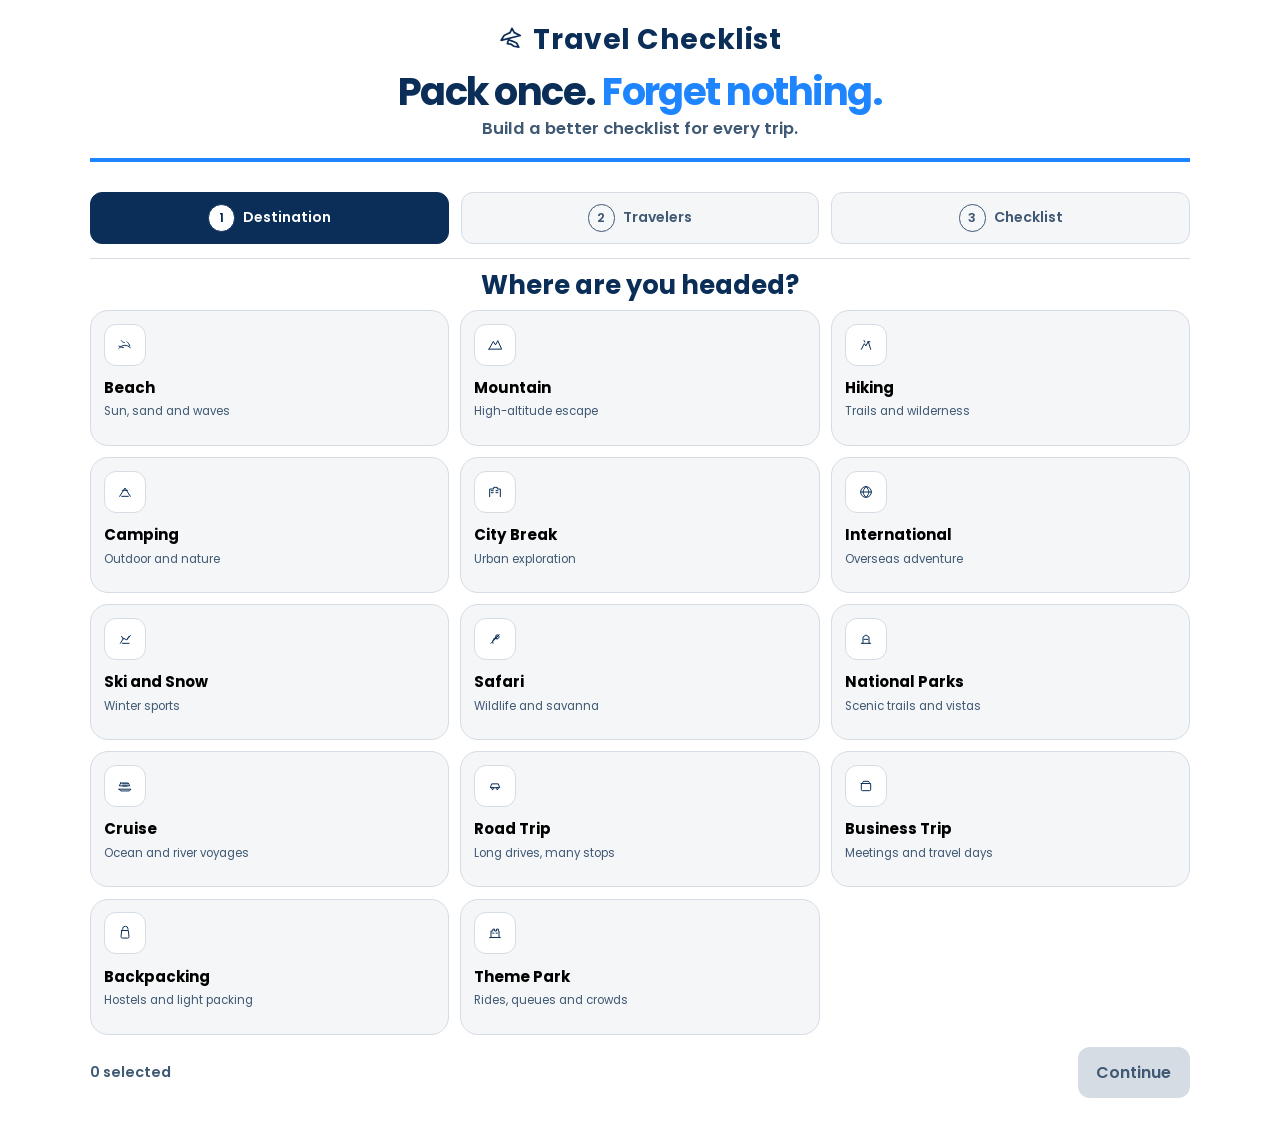
<file: index.html>
<!DOCTYPE html>
<html lang="en">
  <head>
    <meta charset="UTF-8" />
    <meta name="viewport" content="width=device-width, initial-scale=1.0" />
    <meta name="description" content="Travel Checklist builds a personal packing checklist for your next trip." />
    <meta name="theme-color" content="#0A2E57" />
    <meta property="og:title" content="Travel Checklist" />
    <meta property="og:description" content="Build a complete packing checklist for your next trip." />
    <meta property="og:type" content="website" />
    <meta property="og:image" content="./favicon.svg" />
    <link rel="manifest" href="./manifest.webmanifest" />
    <link rel="icon" href="./favicon.svg" type="image/svg+xml" />
    <link rel="preconnect" href="https://fonts.googleapis.com" />
    <link rel="preconnect" href="https://fonts.gstatic.com" crossorigin />
    <link href="https://fonts.googleapis.com/css2?family=Poppins:wght@400;500;600;700&display=swap" rel="stylesheet" />
    <link rel="stylesheet" href="./styles.css" />
    <title>Travel Checklist</title>
  </head>
  <body>
    <a class="skip-link" href="#main-content">Skip to content</a>
    <header class="site-header">
      <div class="brand-row" aria-label="Travel Checklist brand">
        <svg class="brand-icon" viewBox="0 0 24 24" aria-hidden="true">
          <path d="M2 13.2L19.6 8.8L14.1 6.1L12 2.2L10.2 6.1L4.7 8.8L2 13.2ZM7.7 16.3L8.8 12.7L12.2 13.9L16.2 15.7L18.2 19.5L13.8 18.7L11.1 16.8L7.7 16.3Z" fill="none" stroke="currentColor" stroke-width="1.6" stroke-linecap="round" stroke-linejoin="round"/>
        </svg>
        <span>Travel Checklist</span>
      </div>
      <h1 class="hero-title">
        <span class="title-main">Pack once.</span>
        <span class="title-accent">Forget nothing.</span>
      </h1>
      <p class="tagline">Build a better checklist for every trip.</p>
    </header>

    <main id="main-content" class="page-shell">
      <nav class="stepper" aria-label="Trip progress">
        <button class="step active" type="button" data-step-nav="1" aria-current="step">
          <span class="step-number">1</span>
          <span class="step-text">Destination</span>
        </button>
        <button class="step" type="button" data-step-nav="2">
          <span class="step-number">2</span>
          <span class="step-text">Travelers</span>
        </button>
        <button class="step" type="button" data-step-nav="3">
          <span class="step-number">3</span>
          <span class="step-text">Checklist</span>
        </button>
      </nav>

      <section class="step-panel active" data-step-panel="1" aria-labelledby="destination-heading">
        <div class="panel-head">
          <h2 id="destination-heading" class="section-title"><span class="title-main">Where are you headed?</span></h2>
        </div>
        <div id="destination-grid" class="destination-grid" aria-live="polite"></div>
        <div class="selection-row">
          <p id="destination-summary" class="selection-summary">0 selected</p>
          <button id="destination-continue" class="primary-button" type="button" disabled>Continue</button>
        </div>
      </section>

      <section class="step-panel" data-step-panel="2" aria-labelledby="travelers-heading">
        <div class="panel-head">
          <h2 id="travelers-heading" class="section-title"><span class="title-main">Your trip</span> <span class="title-accent">details</span></h2>
        </div>
        <div id="travelers-panel" class="travelers-panel"></div>
      </section>

      <section class="step-panel" data-step-panel="3" aria-labelledby="checklist-heading">
        <div class="panel-head checklist-head">
          <h2 id="checklist-heading" class="section-title"><span class="title-main">Your</span> <span class="title-accent">checklist</span></h2>
        </div>
        <div id="trip-ribbon" class="trip-ribbon" aria-live="polite"></div>
        <div id="progress-card" class="progress-card"></div>
        <div class="toolbar" aria-label="Checklist tools">
          <div class="search-wrap">
            <input id="search-input" type="search" placeholder="Search items" aria-label="Search checklist items" />
          </div>
          <div class="filter-group" role="group" aria-label="Filter checklist">
            <button class="filter-button active" type="button" data-filter="all">All</button>
            <button class="filter-button" type="button" data-filter="unpacked">Unpacked</button>
            <button class="filter-button" type="button" data-filter="packed">Packed</button>
          </div>
          <label class="checkbox-inline" for="essentials-only">
            <input id="essentials-only" type="checkbox" />
            <span>Essentials only</span>
          </label>
          <div class="action-row">
            <button id="pack-all" class="secondary-button" type="button">Pack all</button>
            <button id="clear-items" class="secondary-button" type="button">Clear</button>
            <button id="copy-list" class="secondary-button" type="button">Copy list</button>
            <button id="print-list" class="secondary-button" type="button">Print</button>
            <button id="new-trip" class="primary-button" type="button">New trip</button>
          </div>
        </div>
        <div id="checklist-categories" class="category-list" aria-live="polite"></div>
        <div id="empty-state" class="empty-state hidden">No items match this search.</div>
      </section>
    </main>

    <div id="toast" class="toast" role="status" aria-live="polite" aria-atomic="true"></div>

    <script src="./data.js"></script>
    <script src="./app.js"></script>
    <script>
      if (location.protocol.startsWith('http')) {
        if ('serviceWorker' in navigator) {
          window.addEventListener('load', function () {
            navigator.serviceWorker.register('./sw.js').catch(function () {
              // Registration is optional and silent if unavailable.
            });
          });
        }
      }
    </script>
  </body>
</html>
</file>
<file: styles.css>
:root {
  --navy: #0A2E57;
  --blue: #1E85FF;
  --white: #FFFFFF;
  --light-gray: #F4F6F8;
  --line: #D5DCE4;
  --secondary-text: #3F5873;
  --success: #0B6B3A;
  --shadow: rgba(10, 46, 87, 0.08);
  --danger: #b64545;
  --focus: rgba(30, 133, 255, 0.35);
  --radius: 18px;
}

* {
  box-sizing: border-box;
}

html {
  scroll-behavior: smooth;
}

body {
  margin: 0;
  font-family: "Poppins", "Segoe UI", sans-serif;
  background: var(--white);
  color: var(--navy);
  line-height: 1.5;
}

img,
svg {
  display: block;
  max-width: 100%;
}

button,
input,
select {
  font: inherit;
}

button,
input {
  border-radius: 12px;
}

button {
  cursor: pointer;
}

button:focus-visible,
input:focus-visible,
label:focus-within {
  outline: 3px solid var(--focus);
  outline-offset: 2px;
}

.skip-link {
  position: absolute;
  left: -9999px;
  top: auto;
}

.skip-link:focus {
  left: 12px;
  top: 12px;
  z-index: 100;
  background: var(--navy);
  color: var(--white);
  padding: 0.75rem 1rem;
  border-radius: 12px;
}

.site-header {
  width: min(1100px, calc(100% - 1.5rem));
  margin: 0 auto;
  padding: 1.1rem 0 0;
  border-bottom: 4px solid var(--blue);
  text-align: center;
}

.brand-row {
  display: inline-flex;
  align-items: center;
  justify-content: center;
  gap: 0.55rem;
  color: var(--navy);
  font-size: clamp(1.2rem, 2.2vw, 1.9rem);
  font-weight: 700;
  letter-spacing: 0.02em;
  text-transform: none;
}

.brand-icon {
  width: 26px;
  height: 26px;
  color: var(--navy);
}

.hero-title {
  margin: 0.8rem 0 0.4rem;
  font-size: clamp(1.8rem, 3vw, 2.8rem);
  line-height: 1;
  letter-spacing: -0.04em;
  text-align: center;
}

.title-main,
.title-accent {
  display: inline;
  white-space: nowrap;
}

.title-main {
  color: var(--navy);
}

.title-accent {
  color: var(--blue);
}

.tagline {
  margin: 0 0 1rem;
  color: var(--secondary-text);
  font-weight: 600;
  font-size: 1.04rem;
  text-align: center;
}

.page-shell {
  width: min(1100px, calc(100% - 1.5rem));
  margin: 1.25rem auto 3rem;
}

.stepper {
  position: sticky;
  top: 0;
  z-index: 20;
  display: grid;
  grid-template-columns: repeat(3, minmax(0, 1fr));
  gap: 0.75rem;
  background: rgba(255, 255, 255, 0.96);
  padding: 0.6rem 0 0.9rem;
  border-bottom: 1px solid var(--line);
}

.step {
  display: flex;
  align-items: center;
  justify-content: center;
  gap: 0.5rem;
  min-height: 52px;
  border: 1px solid var(--line);
  background: var(--light-gray);
  color: var(--secondary-text);
  font-weight: 600;
}

.step.done {
  background: var(--white);
  border-color: var(--navy);
  color: var(--navy);
}

.step.active {
  background: var(--navy);
  border-color: var(--navy);
  color: var(--white);
}

.step-number {
  display: inline-flex;
  align-items: center;
  justify-content: center;
  width: 1.7rem;
  height: 1.7rem;
  border-radius: 999px;
  background: rgba(255, 255, 255, 0.2);
  border: 1px solid currentColor;
  font-size: 0.8rem;
}

.step.active .step-number {
  background: var(--white);
  color: var(--navy);
}

.step-text {
  font-size: 0.88rem;
}

.step-panel {
  display: none;
  padding-top: 1.2rem;
}

.step-panel.active {
  display: block;
}

.panel-head {
  margin-bottom: 1rem;
}

.section-title {
  margin: 0;
  font-size: clamp(2.2rem, 4.5vw, 3.4rem);
  line-height: 1.1;
  text-align: center;
}

.section-title .title-main,
.section-title .title-accent {
  display: inline;
}

.destination-grid {
  display: grid;
  grid-template-columns: 1fr 1fr;
  gap: 1rem;
}

.destination-card {
  display: flex;
  flex-direction: column;
  align-items: flex-start;
  gap: 0.9rem;
  padding: 1rem;
  border: 1px solid var(--line);
  background: var(--light-gray);
  border-radius: var(--radius);
  text-align: left;
  min-height: 170px;
  transition: border-color 0.2s ease, box-shadow 0.2s ease, transform 0.2s ease;
}

.destination-card:hover {
  border-color: var(--navy);
}

.destination-card.selected {
  background: var(--white);
  border: 2px solid var(--navy);
  box-shadow: 0 0 0 4px rgba(30, 133, 255, 0.22);
}

.destination-card.selected .card-check {
  opacity: 1;
  transform: scale(1);
}

.destination-card .card-icon {
  display: inline-flex;
  width: 42px;
  height: 42px;
  align-items: center;
  justify-content: center;
  color: var(--navy);
  border: 1px solid var(--line);
  border-radius: 12px;
  background: var(--white);
}

.icon-surface,
.icon-surface svg {
  display: inline-flex;
  align-items: center;
  justify-content: center;
  width: 1em;
  height: 1em;
}

.destination-card .card-head {
  display: flex;
  align-items: center;
  justify-content: space-between;
  width: 100%;
}

.destination-card .card-check {
  display: inline-flex;
  width: 1.4rem;
  height: 1.4rem;
  align-items: center;
  justify-content: center;
  border-radius: 50%;
  background: var(--navy);
  color: var(--white);
  opacity: 0;
  transform: scale(0.8);
  transition: opacity 0.2s ease, transform 0.2s ease;
}

.destination-card .card-check .icon-surface {
  width: 0.85rem;
  height: 0.85rem;
}

.card-body h3 {
  margin: 0;
  font-size: 1.05rem;
}

.card-body p {
  margin: 0.25rem 0 0;
  font-size: 0.82rem;
  color: var(--secondary-text);
}

.step-panel[data-step-panel="1"] {
  padding-top: 0.7rem;
}

.step-panel[data-step-panel="1"] .panel-head {
  margin-bottom: 0.7rem;
}

.step-panel[data-step-panel="1"] .section-title {
  font-size: clamp(1.3rem, 2vw, 2.2rem);
}

.step-panel[data-step-panel="1"] .destination-grid {
  grid-template-columns: repeat(3, minmax(0, 1fr));
  gap: 0.7rem;
}

.step-panel[data-step-panel="1"] .destination-card {
  min-height: 136px;
  padding: 0.8rem;
  gap: 0.7rem;
}

.step-panel[data-step-panel="1"] .card-body h3 {
  font-size: 0.94rem;
}

.step-panel[data-step-panel="1"] .card-body p {
  font-size: 0.72rem;
}

.step-panel[data-step-panel="1"] .selection-row {
  margin-top: 0.8rem;
}

.step-panel[data-step-panel="1"] .selection-summary {
  font-size: 0.9rem;
}

.selection-row {
  display: flex;
  align-items: center;
  justify-content: space-between;
  gap: 1rem;
  margin-top: 1.5rem;
}

.selection-summary {
  margin: 0;
  color: var(--secondary-text);
  font-weight: 600;
}

.primary-button,
.secondary-button,
.filter-button,
.counter-button,
.option-chip,
.pet-chip,
.category-toggle,
.action-button,
.remove-button {
  transition: all 0.2s ease;
}

.primary-button,
.secondary-button {
  border: 1px solid transparent;
  padding: 0.78rem 1.1rem;
  font-weight: 600;
}

.primary-button {
  background: var(--navy);
  color: var(--white);
}

.primary-button:disabled {
  background: var(--line);
  color: var(--secondary-text);
  cursor: not-allowed;
}

.secondary-button {
  background: var(--white);
  border-color: var(--line);
  color: var(--navy);
}

.secondary-button:hover,
.filter-button:hover,
.counter-button:hover,
.option-chip:hover,
.pet-chip:hover,
.category-toggle:hover,
.action-button:hover,
.remove-button:hover {
  transform: translateY(-1px);
}

.travelers-panel {
  display: grid;
  gap: 1.1rem;
}

.counter-grid {
  display: grid;
  grid-template-columns: repeat(3, minmax(160px, 1fr));
  gap: 1rem;
}

.counter-card {
  background: var(--light-gray);
  border: 1px solid var(--line);
  border-radius: var(--radius);
  padding: 1rem;
}

.counter-card h3 {
  margin: 0;
  font-size: 1rem;
}

.counter-meta {
  display: block;
  margin-top: 0.15rem;
  color: var(--secondary-text);
  font-size: 0.8rem;
}

.counter-controls {
  display: flex;
  align-items: center;
  justify-content: space-between;
  margin-top: 1rem;
  gap: 0.75rem;
}

.counter-button {
  width: 2.3rem;
  height: 2.3rem;
  border: 1px solid var(--navy);
  border-radius: 50%;
  background: var(--white);
  color: var(--navy);
  font-size: 1.25rem;
  line-height: 1;
}

.counter-button:disabled {
  opacity: 0.4;
  cursor: not-allowed;
  transform: none;
}

.counter-value {
  font-size: 2rem;
  font-weight: 700;
  color: var(--navy);
}

.trip-form-card,
.option-card,
.pet-card {
  background: var(--light-gray);
  border: 1px solid var(--line);
  border-radius: var(--radius);
  padding: 1rem;
}

.time-card {
  display: grid;
  gap: 0.6rem;
}

.range-wrap {
  display: flex;
  align-items: center;
  gap: 1rem;
}

.duration-label {
  min-width: 72px;
  text-align: right;
  font-weight: 700;
  color: var(--navy);
}

input[type="range"] {
  width: 100%;
  accent-color: var(--navy);
}

.tick-labels {
  display: flex;
  justify-content: space-between;
  gap: 0.5rem;
  color: var(--secondary-text);
  font-size: 0.74rem;
}

.option-chip-grid,
.pet-chip-grid {
  display: flex;
  flex-wrap: wrap;
  gap: 0.6rem;
}

.option-chip,
.pet-chip {
  border: 1px solid var(--line);
  background: var(--white);
  color: var(--navy);
  padding: 0.65rem 0.9rem;
  font-weight: 600;
}

.option-chip.is-selected,
.pet-chip.is-selected {
  background: var(--white);
  border: 2px solid var(--navy);
  box-shadow: 0 0 0 3px rgba(30, 133, 255, 0.18);
}

.trip-actions {
  display: flex;
  gap: 0.8rem;
  justify-content: flex-end;
  margin-top: 1rem;
}

.progress-card {
  background: var(--light-gray);
  border: 1px solid var(--line);
  border-radius: var(--radius);
  padding: 1rem 1rem 0.9rem;
  margin-bottom: 1rem;
}

.progress-head {
  display: flex;
  align-items: center;
  justify-content: space-between;
  gap: 1.2rem;
}

.progress-count {
  font-size: clamp(1.5rem, 3vw, 2.4rem);
  color: var(--blue);
  font-weight: 700;
}

.progress-bar {
  width: 100%;
  height: 12px;
  border-radius: 999px;
  overflow: hidden;
  background: #dfe7ee;
  margin: 0.9rem 0 0.7rem;
}

.progress-bar-fill {
  display: block;
  height: 100%;
  background: var(--blue);
  border-radius: inherit;
}

.progress-status {
  color: var(--secondary-text);
  font-size: 0.88rem;
  margin: 0;
}

.essentials-left {
  color: var(--navy);
  font-weight: 600;
  margin: 0.5rem 0 0;
}

.trip-ribbon {
  display: flex;
  flex-wrap: wrap;
  gap: 0.5rem;
  margin-bottom: 1rem;
}

.pill {
  display: inline-flex;
  align-items: center;
  gap: 0.4rem;
  background: var(--light-gray);
  color: var(--navy);
  border: 1px solid var(--line);
  border-radius: 999px;
  padding: 0.45rem 0.7rem;
  font-size: 0.78rem;
  font-weight: 600;
}

.toolbar {
  display: grid;
  gap: 0.85rem;
  background: var(--light-gray);
  border: 1px solid var(--line);
  border-radius: var(--radius);
  padding: 1rem;
  margin-bottom: 1rem;
}

.search-wrap input {
  width: 100%;
  min-height: 46px;
  border: 1px solid var(--line);
  background: var(--white);
  color: var(--navy);
  padding: 0.7rem 0.9rem;
}

.filter-group {
  display: flex;
  flex-wrap: wrap;
  gap: 0.6rem;
}

.filter-button {
  border: 1px solid var(--line);
  background: var(--white);
  color: var(--navy);
  padding: 0.6rem 0.9rem;
  font-weight: 600;
}

.filter-button.active {
  background: var(--navy);
  color: var(--white);
  border-color: var(--navy);
}

.checkbox-inline {
  display: inline-flex;
  align-items: center;
  gap: 0.5rem;
  color: var(--navy);
  font-weight: 600;
}

.action-row {
  display: flex;
  flex-wrap: wrap;
  gap: 0.6rem;
}

.category-list {
  display: grid;
  gap: 0.8rem;
}

.category-card {
  border: 1px solid var(--line);
  background: var(--light-gray);
  border-radius: var(--radius);
  overflow: hidden;
}

.category-toggle {
  width: 100%;
  display: flex;
  align-items: center;
  justify-content: space-between;
  fieldset: none;
  background: transparent;
  border: 0;
  color: var(--navy);
  padding: 0.95rem 1rem;
  text-align: left;
  font-weight: 700;
}

.category-label {
  display: inline-flex;
  align-items: center;
  gap: 0.65rem;
}

.category-icon {
  width: 26px;
  height: 26px;
  display: inline-flex;
  align-items: center;
  justify-content: center;
  border: 1px solid var(--line);
  border-radius: 7px;
  background: var(--white);
}

.category-status {
  display: inline-flex;
  align-items: center;
  gap: 0.4rem;
  color: var(--secondary-text);
  font-size: 0.8rem;
}

.category-body {
  border-top: 1px solid var(--line);
  padding: 0.8rem 1rem 1rem;
}

.category-body.hidden {
  display: none;
}

.category-mini-bar {
  height: 8px;
  border-radius: 999px;
  background: #dfe7ee;
  overflow: hidden;
  margin-bottom: 0.8rem;
}

.category-mini-bar span {
  display: block;
  height: 100%;
  background: var(--blue);
}

.item-list {
  display: grid;
  gap: 0.5rem;
}

.item-row {
  display: flex;
  align-items: center;
  gap: 0.6rem;
  min-height: 42px;
  padding: 0.25rem 0;
}

.item-row input[type="checkbox"] {
  width: 20px;
  height: 20px;
  accent-color: var(--navy);
}

.item-name {
  flex: 1;
  color: var(--navy);
}

.item-name.packed {
  text-decoration: line-through;
  color: var(--secondary-text);
}

.item-tag {
  padding: 0.2rem 0.45rem;
  border-radius: 999px;
  font-size: 0.7rem;
  font-weight: 700;
  border: 1px solid var(--navy);
  color: var(--navy);
  background: var(--white);
}

.item-tag.essential {
  border-color: var(--navy);
}

.item-tag.qty {
  background: var(--navy);
  color: var(--white);
  border-color: var(--navy);
}

.custom-form {
  display: flex;
  gap: 0.5rem;
  flex-wrap: wrap;
  margin-top: 0.9rem;
  padding-top: 0.7rem;
  border-top: 1px solid var(--line);
}

.custom-form input {
  flex: 1;
  min-width: 160px;
  border: 1px solid var(--line);
  background: var(--white);
  color: var(--navy);
  padding: 0.7rem 0.8rem;
}

.custom-form button,
.remove-button {
  background: var(--white);
  border: 1px solid var(--line);
  color: var(--navy);
  padding: 0.7rem 0.8rem;
  border-radius: 10px;
  font-weight: 600;
}

.empty-state {
  background: var(--light-gray);
  border: 1px dashed var(--line);
  border-radius: var(--radius);
  padding: 1.2rem;
  color: var(--secondary-text);
  text-align: center;
}

.hidden {
  display: none !important;
}

.toast {
  position: fixed;
  right: 1rem;
  bottom: 1rem;
  background: var(--navy);
  color: var(--white);
  border-radius: 12px;
  padding: 0.8rem 1rem;
  box-shadow: 0 12px 28px rgba(10, 46, 87, 0.2);
  opacity: 0;
  transform: translateY(10px);
  pointer-events: none;
  transition: opacity 0.25s ease, transform 0.25s ease;
}

.toast.show {
  opacity: 1;
  transform: translateY(0);
}

@media (min-width: 700px) {
  .toolbar {
    grid-template-columns: 1.3fr 1.2fr;
    align-items: center;
  }

  .toolbar > .search-wrap,
  .toolbar > .filter-group,
  .toolbar > .checkbox-inline,
  .toolbar > .action-row {
    width: 100%;
  }
}

@media (max-width: 599px) {
  .destination-grid {
    grid-template-columns: repeat(2, minmax(0, 1fr));
  }

  .counter-grid {
    grid-template-columns: 1fr;
  }

  .trip-actions {
    justify-content: stretch;
    flex-wrap: wrap;
  }

  .trip-actions button {
    flex: 1 1 auto;
  }
}

@media (max-width: 374px) {
  body {
    min-width: 0;
  }

  .destination-grid {
    grid-template-columns: 1fr;
  }

  .page-shell,
  .site-header {
    width: min(100%, calc(100% - 1rem));
  }

  .stepper {
    grid-template-columns: 1fr;
  }
}

@media (prefers-reduced-motion: reduce) {
  html {
    scroll-behavior: auto;
  }

  *,
  *::before,
  *::after {
    animation-duration: 0.01ms !important;
    animation-iteration-count: 1 !important;
    transition-duration: 0.01ms !important;
  }
}

@media print {
  .stepper,
  .toolbar,
  .trip-actions,
  .selection-row,
  .site-header,
  .skip-link,
  .filter-group,
  .action-row,
  .checkbox-inline,
  .custom-form,
  .search-wrap,
  .toast {
    display: none !important;
  }

  .step-panel {
    display: block !important;
  }

  .category-body {
    display: block !important;
  }

  body {
    background: var(--white);
  }
}
</file>
<file: travel-checklist-app/styles/styles.css>
:root {
  --navy: #0A2E57;
  --blue: #1E85FF;
  --white: #FFFFFF;
  --light-gray: #F4F6F8;
  --line: #D5DCE4;
  --secondary-text: #3F5873;
  --success: #0B6B3A;
  --shadow: rgba(10, 46, 87, 0.08);
  --danger: #b64545;
  --focus: rgba(30, 133, 255, 0.35);
  --radius: 18px;
}

* {
  box-sizing: border-box;
}

html {
  scroll-behavior: smooth;
}

body {
  margin: 0;
  font-family: "Poppins", "Segoe UI", sans-serif;
  background: var(--white);
  color: var(--navy);
  line-height: 1.5;
}

img,
svg {
  display: block;
  max-width: 100%;
}

button,
input,
select {
  font: inherit;
}

button,
input {
  border-radius: 12px;
}

button {
  cursor: pointer;
}

button:focus-visible,
input:focus-visible,
label:focus-within {
  outline: 3px solid var(--focus);
  outline-offset: 2px;
}

.skip-link {
  position: absolute;
  left: -9999px;
  top: auto;
}

.skip-link:focus {
  left: 12px;
  top: 12px;
  z-index: 100;
  background: var(--navy);
  color: var(--white);
  padding: 0.75rem 1rem;
  border-radius: 12px;
}

.site-header {
  width: min(1100px, calc(100% - 1.5rem));
  margin: 0 auto;
  padding: 1.1rem 0 0;
  border-bottom: 4px solid var(--blue);
  text-align: center;
}

.brand-row {
  display: inline-flex;
  align-items: center;
  justify-content: center;
  gap: 0.55rem;
  color: var(--navy);
  font-size: clamp(1.2rem, 2.2vw, 1.9rem);
  font-weight: 700;
  letter-spacing: 0.02em;
  text-transform: none;
}

.brand-icon {
  width: 26px;
  height: 26px;
  color: var(--navy);
}

.hero-title {
  margin: 0.8rem 0 0.4rem;
  font-size: clamp(1.8rem, 3vw, 2.8rem);
  line-height: 1;
  letter-spacing: -0.04em;
  text-align: center;
}

.title-main,
.title-accent {
  display: inline;
  white-space: nowrap;
}

.title-main {
  color: var(--navy);
}

.title-accent {
  color: var(--blue);
}

.tagline {
  margin: 0 0 1rem;
  color: var(--secondary-text);
  font-weight: 600;
  font-size: 1.04rem;
  text-align: center;
}

.page-shell {
  width: min(1100px, calc(100% - 1.5rem));
  margin: 1.25rem auto 3rem;
}

.stepper {
  position: sticky;
  top: 0;
  z-index: 20;
  display: grid;
  grid-template-columns: repeat(3, minmax(0, 1fr));
  gap: 0.75rem;
  background: rgba(255, 255, 255, 0.96);
  padding: 0.6rem 0 0.9rem;
  border-bottom: 1px solid var(--line);
}

.step {
  display: flex;
  align-items: center;
  justify-content: center;
  gap: 0.5rem;
  min-height: 52px;
  border: 1px solid var(--line);
  background: var(--light-gray);
  color: var(--secondary-text);
  font-weight: 600;
}

.step.done {
  background: var(--white);
  border-color: var(--navy);
  color: var(--navy);
}

.step.active {
  background: var(--navy);
  border-color: var(--navy);
  color: var(--white);
}

.step-number {
  display: inline-flex;
  align-items: center;
  justify-content: center;
  width: 1.7rem;
  height: 1.7rem;
  border-radius: 999px;
  background: rgba(255, 255, 255, 0.2);
  border: 1px solid currentColor;
  font-size: 0.8rem;
}

.step.active .step-number {
  background: var(--white);
  color: var(--navy);
}

.step-text {
  font-size: 0.88rem;
}

.step-panel {
  display: none;
  padding-top: 1.2rem;
}

.step-panel.active {
  display: block;
}

.panel-head {
  margin-bottom: 1rem;
}

.section-title {
  margin: 0;
  font-size: clamp(2.2rem, 4.5vw, 3.4rem);
  line-height: 1.1;
  text-align: center;
}

.section-title .title-main,
.section-title .title-accent {
  display: inline;
}

.destination-grid {
  display: grid;
  grid-template-columns: 1fr 1fr;
  gap: 1rem;
}

.destination-card {
  display: flex;
  flex-direction: column;
  align-items: flex-start;
  gap: 0.9rem;
  padding: 1rem;
  border: 1px solid var(--line);
  background: var(--light-gray);
  border-radius: var(--radius);
  text-align: left;
  min-height: 170px;
  transition: border-color 0.2s ease, box-shadow 0.2s ease, transform 0.2s ease;
}

.destination-card:hover {
  border-color: var(--navy);
}

.destination-card.selected {
  background: var(--white);
  border: 2px solid var(--navy);
  box-shadow: 0 0 0 4px rgba(30, 133, 255, 0.22);
}

.destination-card.selected .card-check {
  opacity: 1;
  transform: scale(1);
}

.destination-card .card-icon {
  display: inline-flex;
  width: 42px;
  height: 42px;
  align-items: center;
  justify-content: center;
  color: var(--navy);
  border: 1px solid var(--line);
  border-radius: 12px;
  background: var(--white);
}

.icon-surface,
.icon-surface svg {
  display: inline-flex;
  align-items: center;
  justify-content: center;
  width: 1em;
  height: 1em;
}

.destination-card .card-head {
  display: flex;
  align-items: center;
  justify-content: space-between;
  width: 100%;
}

.destination-card .card-check {
  display: inline-flex;
  width: 1.4rem;
  height: 1.4rem;
  align-items: center;
  justify-content: center;
  border-radius: 50%;
  background: var(--navy);
  color: var(--white);
  opacity: 0;
  transform: scale(0.8);
  transition: opacity 0.2s ease, transform 0.2s ease;
}

.destination-card .card-check .icon-surface {
  width: 0.85rem;
  height: 0.85rem;
}

.card-body h3 {
  margin: 0;
  font-size: 1.05rem;
}

.card-body p {
  margin: 0.25rem 0 0;
  font-size: 0.82rem;
  color: var(--secondary-text);
}

.step-panel[data-step-panel="1"] {
  padding-top: 0.7rem;
}

.step-panel[data-step-panel="1"] .panel-head {
  margin-bottom: 0.7rem;
}

.step-panel[data-step-panel="1"] .section-title {
  font-size: clamp(1.3rem, 2vw, 2.2rem);
}

.step-panel[data-step-panel="1"] .destination-grid {
  grid-template-columns: repeat(3, minmax(0, 1fr));
  gap: 0.7rem;
}

.step-panel[data-step-panel="1"] .destination-card {
  min-height: 136px;
  padding: 0.8rem;
  gap: 0.7rem;
}

.step-panel[data-step-panel="1"] .card-body h3 {
  font-size: 0.94rem;
}

.step-panel[data-step-panel="1"] .card-body p {
  font-size: 0.72rem;
}

.step-panel[data-step-panel="1"] .selection-row {
  margin-top: 0.8rem;
}

.step-panel[data-step-panel="1"] .selection-summary {
  font-size: 0.9rem;
}

.selection-row {
  display: flex;
  align-items: center;
  justify-content: space-between;
  gap: 1rem;
  margin-top: 1.5rem;
}

.selection-summary {
  margin: 0;
  color: var(--secondary-text);
  font-weight: 600;
}

.primary-button,
.secondary-button,
.filter-button,
.counter-button,
.option-chip,
.pet-chip,
.category-toggle,
.action-button,
.remove-button {
  transition: all 0.2s ease;
}

.primary-button,
.secondary-button {
  border: 1px solid transparent;
  padding: 0.78rem 1.1rem;
  font-weight: 600;
}

.primary-button {
  background: var(--navy);
  color: var(--white);
}

.primary-button:disabled {
  background: var(--line);
  color: var(--secondary-text);
  cursor: not-allowed;
}

.secondary-button {
  background: var(--white);
  border-color: var(--line);
  color: var(--navy);
}

.secondary-button:hover,
.filter-button:hover,
.counter-button:hover,
.option-chip:hover,
.pet-chip:hover,
.category-toggle:hover,
.action-button:hover,
.remove-button:hover {
  transform: translateY(-1px);
}

.travelers-panel {
  display: grid;
  gap: 1.1rem;
}

.counter-grid {
  display: grid;
  grid-template-columns: repeat(3, minmax(160px, 1fr));
  gap: 1rem;
}

.counter-card {
  background: var(--light-gray);
  border: 1px solid var(--line);
  border-radius: var(--radius);
  padding: 1rem;
}

.counter-card h3 {
  margin: 0;
  font-size: 1rem;
}

.counter-meta {
  display: block;
  margin-top: 0.15rem;
  color: var(--secondary-text);
  font-size: 0.8rem;
}

.counter-controls {
  display: flex;
  align-items: center;
  justify-content: space-between;
  margin-top: 1rem;
  gap: 0.75rem;
}

.counter-button {
  width: 2.3rem;
  height: 2.3rem;
  border: 1px solid var(--navy);
  border-radius: 50%;
  background: var(--white);
  color: var(--navy);
  font-size: 1.25rem;
  line-height: 1;
}

.counter-button:disabled {
  opacity: 0.4;
  cursor: not-allowed;
  transform: none;
}

.counter-value {
  font-size: 2rem;
  font-weight: 700;
  color: var(--navy);
}

.trip-form-card,
.option-card,
.pet-card {
  background: var(--light-gray);
  border: 1px solid var(--line);
  border-radius: var(--radius);
  padding: 1rem;
}

.time-card {
  display: grid;
  gap: 0.6rem;
}

.range-wrap {
  display: flex;
  align-items: center;
  gap: 1rem;
}

.duration-label {
  min-width: 72px;
  text-align: right;
  font-weight: 700;
  color: var(--navy);
}

input[type="range"] {
  width: 100%;
  accent-color: var(--navy);
}

.tick-labels {
  display: flex;
  justify-content: space-between;
  gap: 0.5rem;
  color: var(--secondary-text);
  font-size: 0.74rem;
}

.option-chip-grid,
.pet-chip-grid {
  display: flex;
  flex-wrap: wrap;
  gap: 0.6rem;
}

.option-chip,
.pet-chip {
  border: 1px solid var(--line);
  background: var(--white);
  color: var(--navy);
  padding: 0.65rem 0.9rem;
  font-weight: 600;
}

.option-chip.is-selected,
.pet-chip.is-selected {
  background: var(--white);
  border: 2px solid var(--navy);
  box-shadow: 0 0 0 3px rgba(30, 133, 255, 0.18);
}

.trip-actions {
  display: flex;
  gap: 0.8rem;
  justify-content: flex-end;
  margin-top: 1rem;
}

.progress-card {
  background: var(--light-gray);
  border: 1px solid var(--line);
  border-radius: var(--radius);
  padding: 1rem 1rem 0.9rem;
  margin-bottom: 1rem;
}

.progress-head {
  display: flex;
  align-items: center;
  justify-content: space-between;
  gap: 1.2rem;
}

.progress-count {
  font-size: clamp(1.5rem, 3vw, 2.4rem);
  color: var(--blue);
  font-weight: 700;
}

.progress-bar {
  width: 100%;
  height: 12px;
  border-radius: 999px;
  overflow: hidden;
  background: #dfe7ee;
  margin: 0.9rem 0 0.7rem;
}

.progress-bar-fill {
  display: block;
  height: 100%;
  background: var(--blue);
  border-radius: inherit;
}

.progress-status {
  color: var(--secondary-text);
  font-size: 0.88rem;
  margin: 0;
}

.essentials-left {
  color: var(--navy);
  font-weight: 600;
  margin: 0.5rem 0 0;
}

.trip-ribbon {
  display: flex;
  flex-wrap: wrap;
  gap: 0.5rem;
  margin-bottom: 1rem;
}

.pill {
  display: inline-flex;
  align-items: center;
  gap: 0.4rem;
  background: var(--light-gray);
  color: var(--navy);
  border: 1px solid var(--line);
  border-radius: 999px;
  padding: 0.45rem 0.7rem;
  font-size: 0.78rem;
  font-weight: 600;
}

.toolbar {
  display: grid;
  gap: 0.85rem;
  background: var(--light-gray);
  border: 1px solid var(--line);
  border-radius: var(--radius);
  padding: 1rem;
  margin-bottom: 1rem;
}

.search-wrap input {
  width: 100%;
  min-height: 46px;
  border: 1px solid var(--line);
  background: var(--white);
  color: var(--navy);
  padding: 0.7rem 0.9rem;
}

.filter-group {
  display: flex;
  flex-wrap: wrap;
  gap: 0.6rem;
}

.filter-button {
  border: 1px solid var(--line);
  background: var(--white);
  color: var(--navy);
  padding: 0.6rem 0.9rem;
  font-weight: 600;
}

.filter-button.active {
  background: var(--navy);
  color: var(--white);
  border-color: var(--navy);
}

.checkbox-inline {
  display: inline-flex;
  align-items: center;
  gap: 0.5rem;
  color: var(--navy);
  font-weight: 600;
}

.action-row {
  display: flex;
  flex-wrap: wrap;
  gap: 0.6rem;
}

.category-list {
  display: grid;
  gap: 0.8rem;
}

.category-card {
  border: 1px solid var(--line);
  background: var(--light-gray);
  border-radius: var(--radius);
  overflow: hidden;
}

.category-toggle {
  width: 100%;
  display: flex;
  align-items: center;
  justify-content: space-between;
  fieldset: none;
  background: transparent;
  border: 0;
  color: var(--navy);
  padding: 0.95rem 1rem;
  text-align: left;
  font-weight: 700;
}

.category-label {
  display: inline-flex;
  align-items: center;
  gap: 0.65rem;
}

.category-icon {
  width: 26px;
  height: 26px;
  display: inline-flex;
  align-items: center;
  justify-content: center;
  border: 1px solid var(--line);
  border-radius: 7px;
  background: var(--white);
}

.category-status {
  display: inline-flex;
  align-items: center;
  gap: 0.4rem;
  color: var(--secondary-text);
  font-size: 0.8rem;
}

.category-body {
  border-top: 1px solid var(--line);
  padding: 0.8rem 1rem 1rem;
}

.category-body.hidden {
  display: none;
}

.category-mini-bar {
  height: 8px;
  border-radius: 999px;
  background: #dfe7ee;
  overflow: hidden;
  margin-bottom: 0.8rem;
}

.category-mini-bar span {
  display: block;
  height: 100%;
  background: var(--blue);
}

.item-list {
  display: grid;
  gap: 0.5rem;
}

.item-row {
  display: flex;
  align-items: center;
  gap: 0.6rem;
  min-height: 42px;
  padding: 0.25rem 0;
}

.item-row input[type="checkbox"] {
  width: 20px;
  height: 20px;
  accent-color: var(--navy);
}

.item-name {
  flex: 1;
  color: var(--navy);
}

.item-name.packed {
  text-decoration: line-through;
  color: var(--secondary-text);
}

.item-tag {
  padding: 0.2rem 0.45rem;
  border-radius: 999px;
  font-size: 0.7rem;
  font-weight: 700;
  border: 1px solid var(--navy);
  color: var(--navy);
  background: var(--white);
}

.item-tag.essential {
  border-color: var(--navy);
}

.item-tag.qty {
  background: var(--navy);
  color: var(--white);
  border-color: var(--navy);
}

.custom-form {
  display: flex;
  gap: 0.5rem;
  flex-wrap: wrap;
  margin-top: 0.9rem;
  padding-top: 0.7rem;
  border-top: 1px solid var(--line);
}

.custom-form input {
  flex: 1;
  min-width: 160px;
  border: 1px solid var(--line);
  background: var(--white);
  color: var(--navy);
  padding: 0.7rem 0.8rem;
}

.custom-form button,
.remove-button {
  background: var(--white);
  border: 1px solid var(--line);
  color: var(--navy);
  padding: 0.7rem 0.8rem;
  border-radius: 10px;
  font-weight: 600;
}

.empty-state {
  background: var(--light-gray);
  border: 1px dashed var(--line);
  border-radius: var(--radius);
  padding: 1.2rem;
  color: var(--secondary-text);
  text-align: center;
}

.hidden {
  display: none !important;
}

.toast {
  position: fixed;
  right: 1rem;
  bottom: 1rem;
  background: var(--navy);
  color: var(--white);
  border-radius: 12px;
  padding: 0.8rem 1rem;
  box-shadow: 0 12px 28px rgba(10, 46, 87, 0.2);
  opacity: 0;
  transform: translateY(10px);
  pointer-events: none;
  transition: opacity 0.25s ease, transform 0.25s ease;
}

.toast.show {
  opacity: 1;
  transform: translateY(0);
}

@media (min-width: 700px) {
  .toolbar {
    grid-template-columns: 1.3fr 1.2fr;
    align-items: center;
  }

  .toolbar > .search-wrap,
  .toolbar > .filter-group,
  .toolbar > .checkbox-inline,
  .toolbar > .action-row {
    width: 100%;
  }
}

@media (max-width: 599px) {
  .destination-grid {
    grid-template-columns: repeat(2, minmax(0, 1fr));
  }

  .counter-grid {
    grid-template-columns: 1fr;
  }

  .trip-actions {
    justify-content: stretch;
    flex-wrap: wrap;
  }

  .trip-actions button {
    flex: 1 1 auto;
  }
}

@media (max-width: 374px) {
  body {
    min-width: 0;
  }

  .destination-grid {
    grid-template-columns: 1fr;
  }

  .page-shell,
  .site-header {
    width: min(100%, calc(100% - 1rem));
  }

  .stepper {
    grid-template-columns: 1fr;
  }
}

@media (prefers-reduced-motion: reduce) {
  html {
    scroll-behavior: auto;
  }

  *,
  *::before,
  *::after {
    animation-duration: 0.01ms !important;
    animation-iteration-count: 1 !important;
    transition-duration: 0.01ms !important;
  }
}

@media print {
  .stepper,
  .toolbar,
  .trip-actions,
  .selection-row,
  .site-header,
  .skip-link,
  .filter-group,
  .action-row,
  .checkbox-inline,
  .custom-form,
  .search-wrap,
  .toast {
    display: none !important;
  }

  .step-panel {
    display: block !important;
  }

  .category-body {
    display: block !important;
  }

  body {
    background: var(--white);
  }
}
</file>
